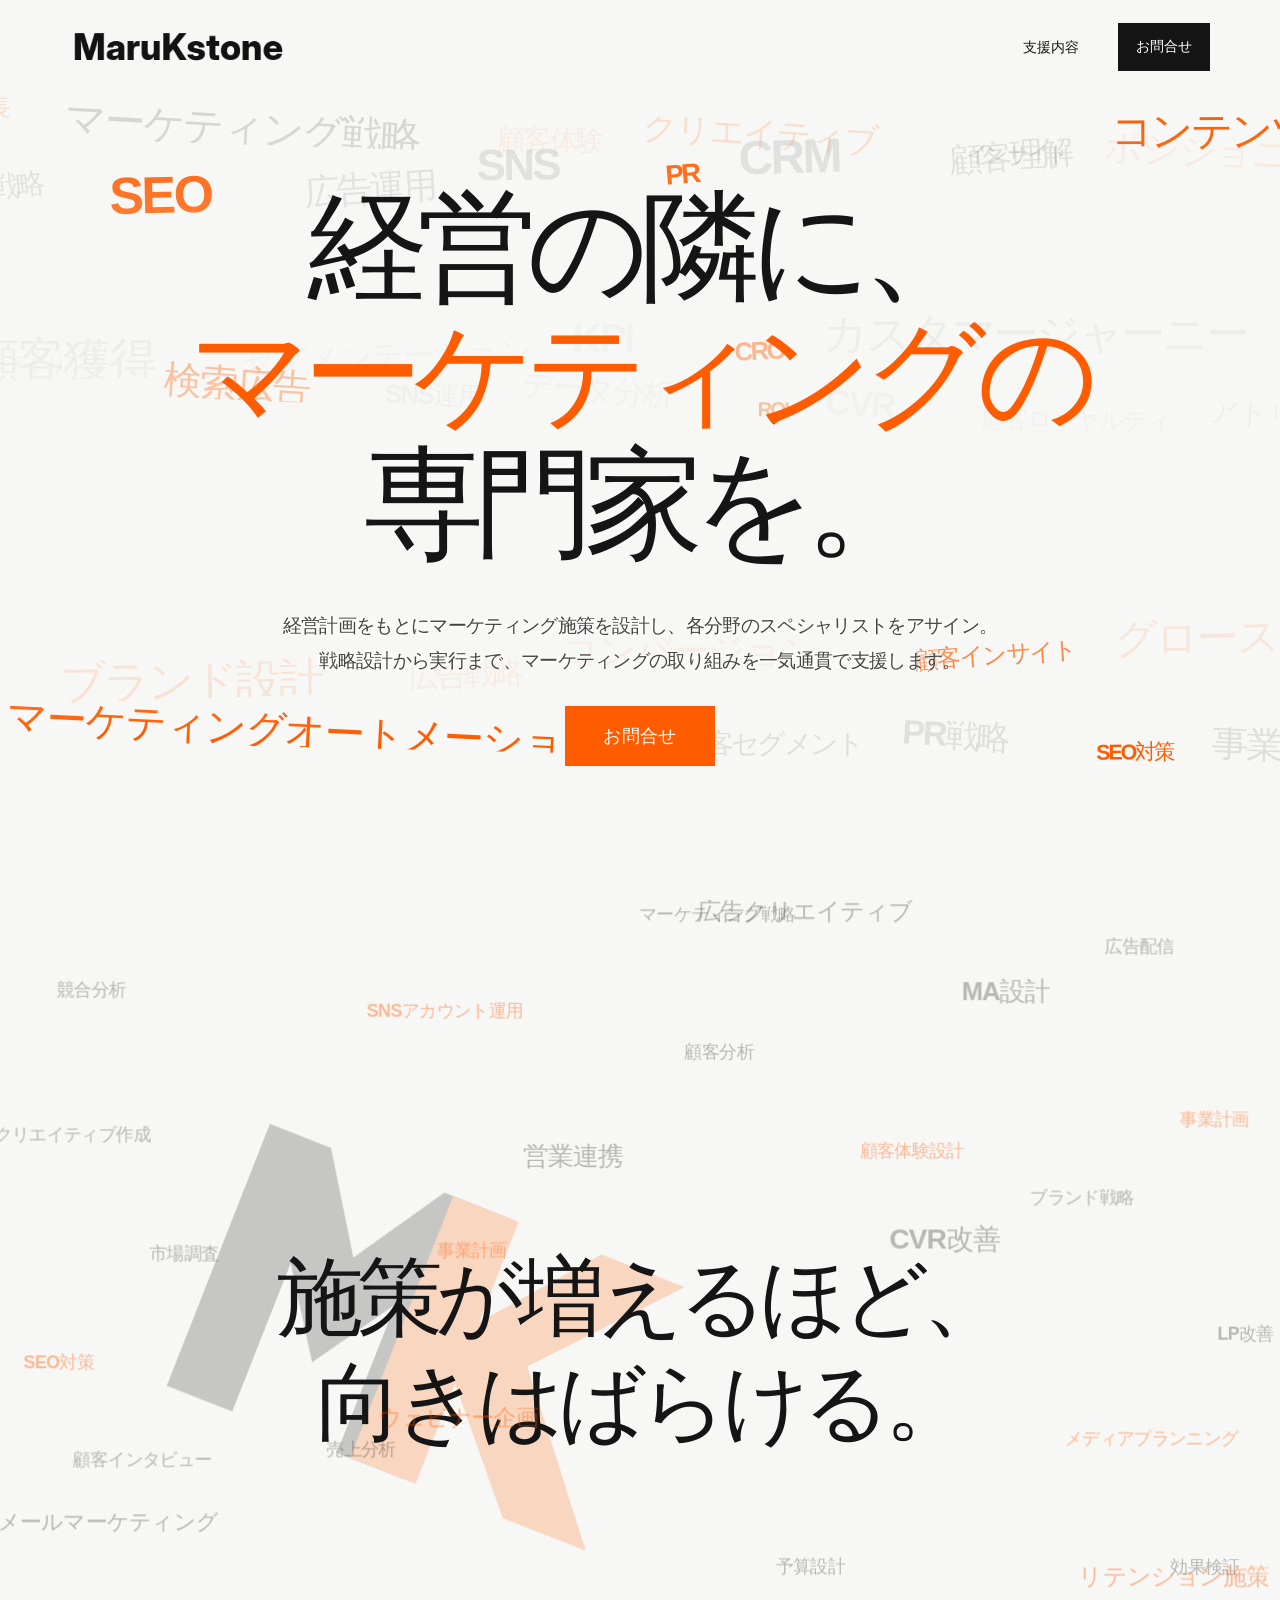
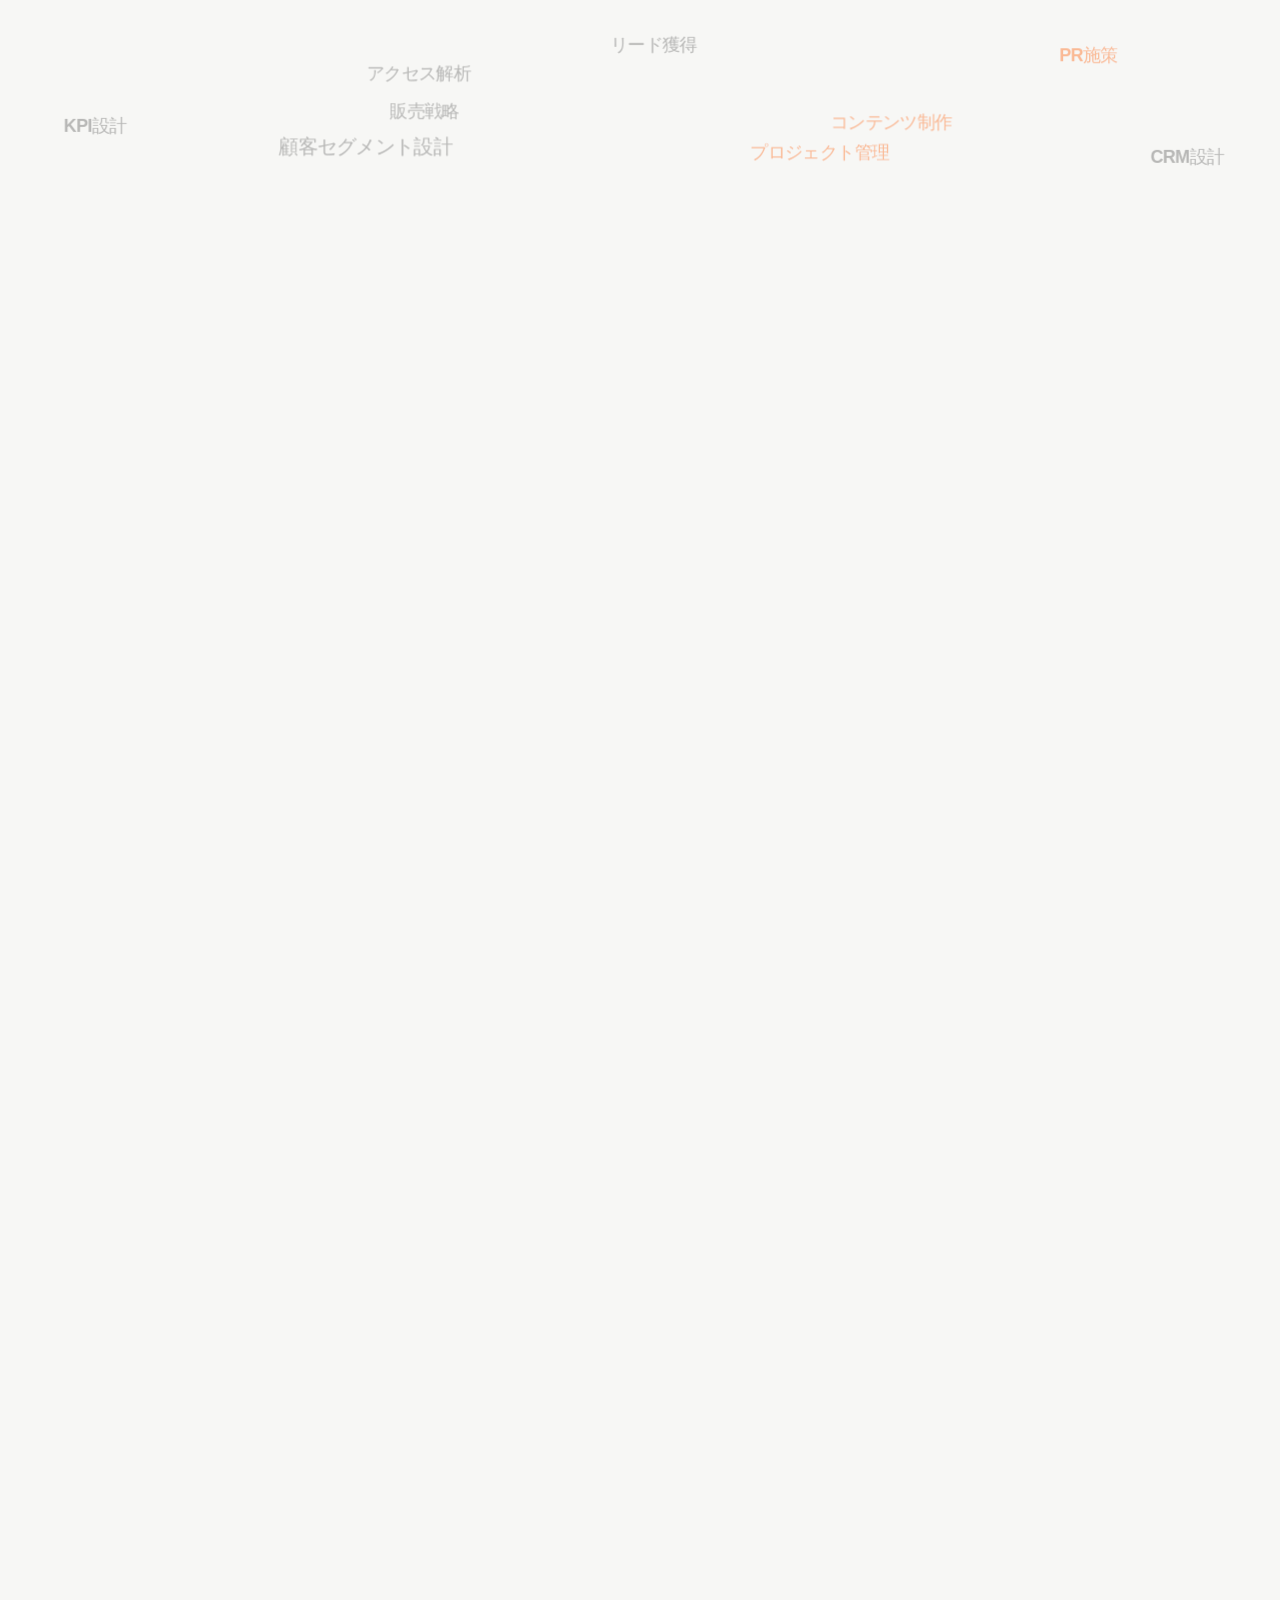
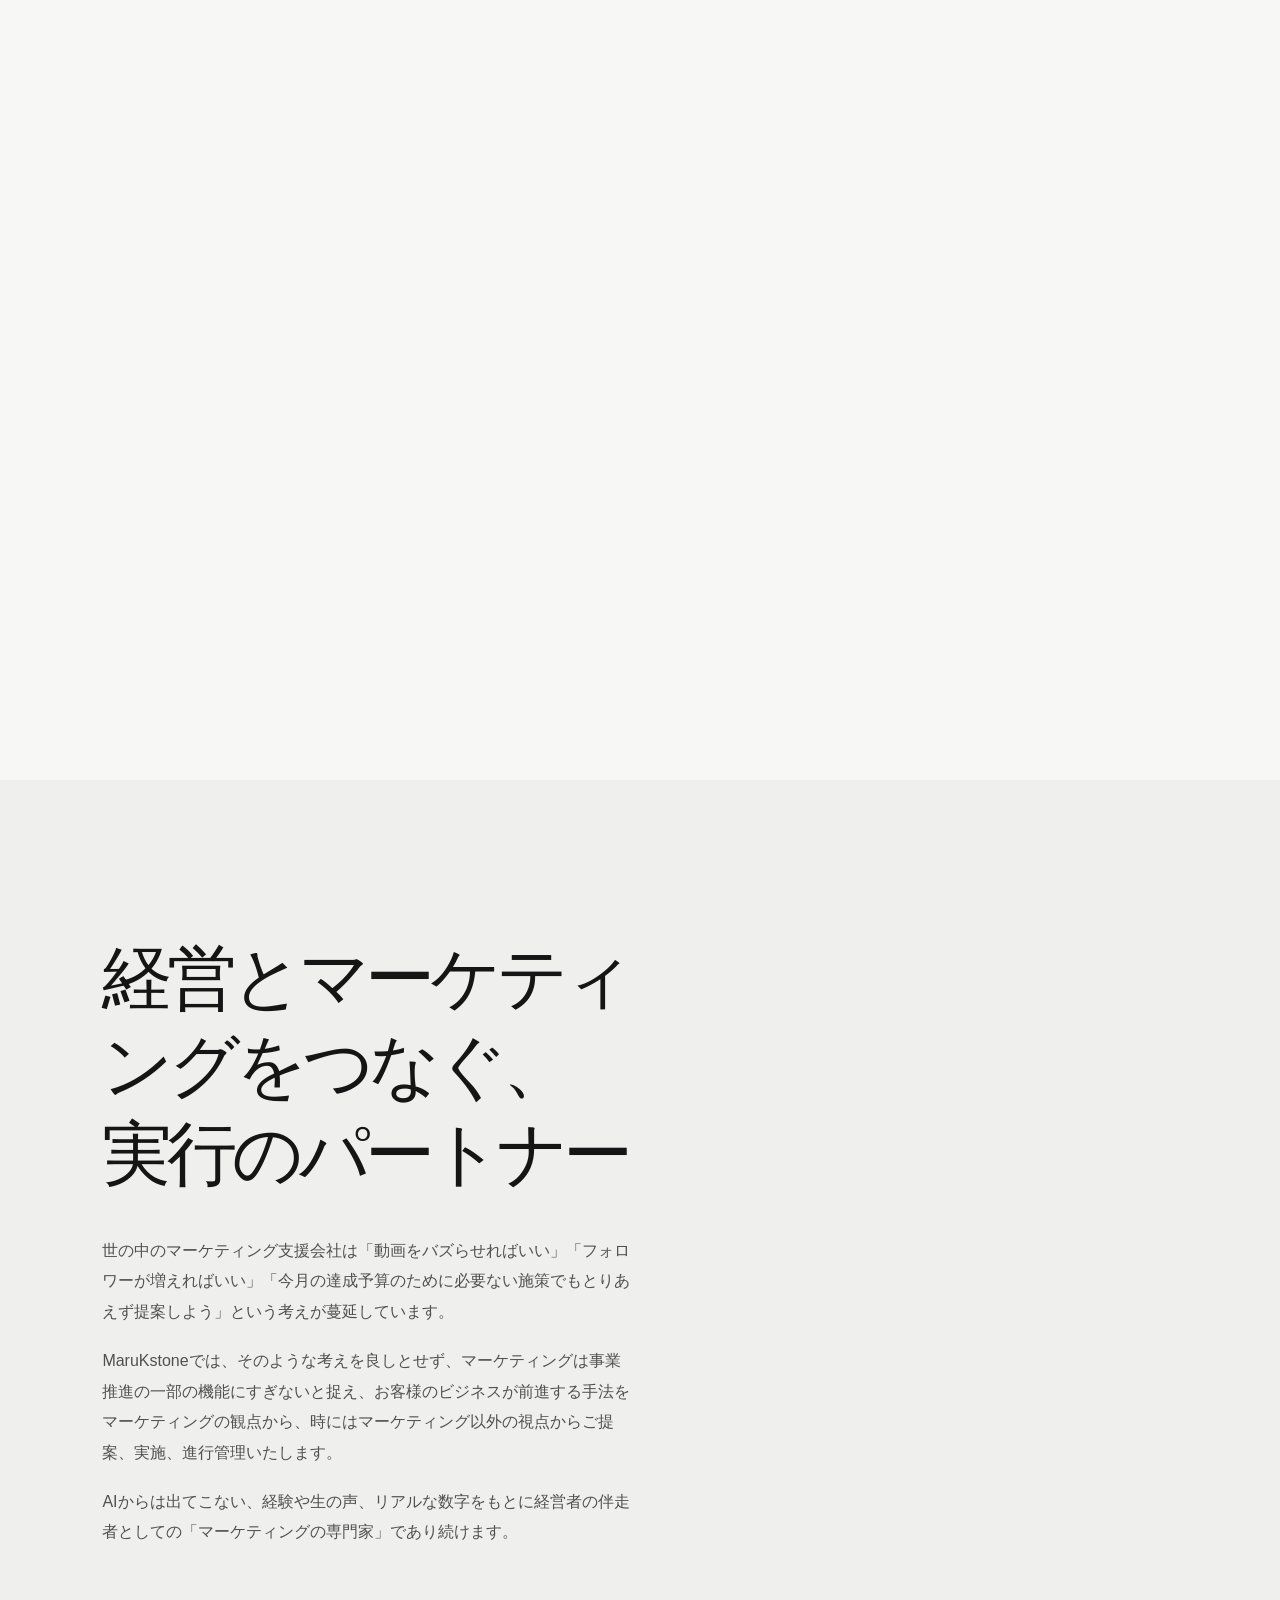
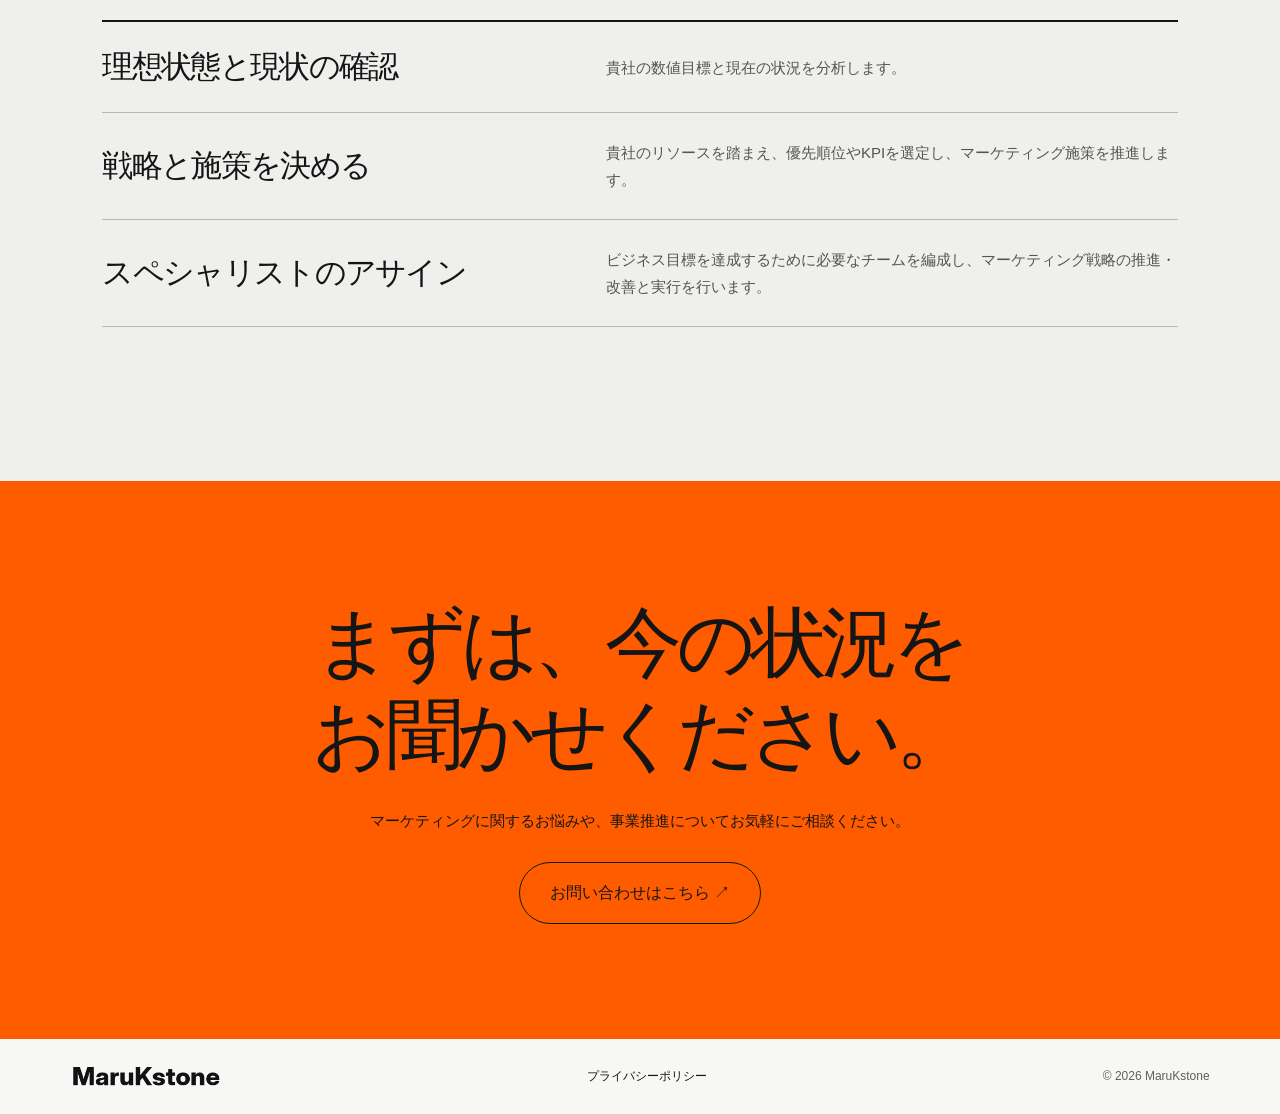
<file: index.html>
<!doctype html>
<html lang="ja">
  <head>
    <meta charset="utf-8">
    <meta name="viewport" content="width=device-width, initial-scale=1">
    <meta name="theme-color" content="#f7f7f5">
    <title>MaruKstone｜経営とマーケティングをつなぐ実行パートナー</title>
    <meta name="description" content="MaruKstoneは、経営計画を起点にマーケティング戦略を設計し、各分野のスペシャリストをアサイン。施策の選定から進行管理、実行支援まで一気通貫で伴走し、貴社の事業推進を支援します。">
    <link rel="canonical" href="https://marukstone.com/">
    <meta property="og:type" content="website">
    <meta property="og:site_name" content="MaruKstone">
    <meta property="og:title" content="MaruKstone｜経営とマーケティングをつなぐ実行パートナー">
    <meta property="og:description" content="経営計画を起点にマーケティング戦略を設計し、各分野のスペシャリストとともに事業の前進を支援します。">
    <meta property="og:url" content="https://marukstone.com/">
    <link rel="stylesheet" href="./motion-study.css">
    <script defer src="./motion-study.js"></script>
  </head>
  <body>
    <header class="site-header">
      <a class="brand" href="#top" aria-label="MaruKstone ホーム">
        <img src="./assets/marukstone-wordmark.png" alt="MaruKstone" width="235" height="50">
      </a>
      <nav aria-label="メインナビゲーション">
        <a href="#service">支援内容</a>
        
        <a class="header-cta" href="https://tayori.com/form/b89c10b19a9570cac0b47d50b870847c419b7451/" target="_blank" rel="noopener noreferrer">お問合せ</a>
      </nav>
    </header>

    <main id="top">
      <section class="hero" aria-labelledby="hero-title">
        <div class="hero-streams" aria-hidden="true">
          <div class="stream-row stream-row-one">
            <div class="stream-track"><span>ブランド戦略</span><span>SEO</span><span>広告運用</span><span>SNS</span><span>PR</span><span>CRM</span><span>顧客理解</span><span>コンテンツ</span><span>データ分析</span><span>市場調査</span><span>リード獲得</span><span>広報戦略</span><span>ブランド戦略</span><span>SEO</span><span>広告運用</span><span>SNS</span><span>PR</span><span>CRM</span><span>顧客理解</span><span>コンテンツ</span><span>データ分析</span><span>市場調査</span><span>リード獲得</span><span>広報戦略</span></div>
          </div>
          <div class="stream-row stream-row-two">
            <div class="stream-track"><span>事業成長</span><span>マーケティング戦略</span><span>顧客体験</span><span>クリエイティブ</span><span>インサイト</span><span>ポジショニング</span><span>プロモーション</span><span>オウンドメディア</span><span>MA</span><span>ブランド認知</span><span>事業成長</span><span>マーケティング戦略</span><span>顧客体験</span><span>クリエイティブ</span><span>インサイト</span><span>ポジショニング</span><span>プロモーション</span><span>オウンドメディア</span><span>MA</span><span>ブランド認知</span></div>
          </div>
          <div class="stream-row stream-row-three">
            <div class="stream-track"><span>LTV</span><span>顧客獲得</span><span>セグメンテーション</span><span>KPI</span><span>CRO</span><span>カスタマージャーニー</span><span>リテンション</span><span>競合分析</span><span>ターゲティング</span><span>LTV</span><span>顧客獲得</span><span>セグメンテーション</span><span>KPI</span><span>CRO</span><span>カスタマージャーニー</span><span>リテンション</span><span>競合分析</span><span>ターゲティング</span></div>
          </div>
          <div class="stream-row stream-row-four">
            <div class="stream-track"><span>リードナーチャリング</span><span>検索広告</span><span>SNS運用</span><span>データ分析</span><span>ROI</span><span>CVR</span><span>顧客ロイヤルティ</span><span>アトリビューション</span><span>CRM</span><span>リードナーチャリング</span><span>検索広告</span><span>SNS運用</span><span>データ分析</span><span>ROI</span><span>CVR</span><span>顧客ロイヤルティ</span><span>アトリビューション</span><span>CRM</span></div>
          </div>
          <div class="stream-row stream-row-five">
            <div class="stream-track"><span>市場分析</span><span>ブランド設計</span><span>広告戦略</span><span>コンバージョン</span><span>顧客インサイト</span><span>グロース</span><span>コンテンツマーケティング</span><span>メディアプランニング</span><span>市場分析</span><span>ブランド設計</span><span>広告戦略</span><span>コンバージョン</span><span>顧客インサイト</span><span>グロース</span><span>コンテンツマーケティング</span><span>メディアプランニング</span></div>
          </div>
          <div class="stream-row stream-row-six">
            <div class="stream-track"><span>需要創出</span><span>マーケティングオートメーション</span><span>顧客セグメント</span><span>PR戦略</span><span>SEO対策</span><span>事業戦略</span><span>パフォーマンス分析</span><span>カスタマーサクセス</span><span>需要創出</span><span>マーケティングオートメーション</span><span>顧客セグメント</span><span>PR戦略</span><span>SEO対策</span><span>事業戦略</span><span>パフォーマンス分析</span><span>カスタマーサクセス</span></div>
          </div>
        </div>
        <div class="hero-content">
          <h1 id="hero-title">
            <span>経営の隣に、</span>
            <span class="accent-line">マーケティングの</span>
            <span>専門家を。</span>
          </h1>
          <p class="hero-description">
            <span>経営計画をもとにマーケティング施策を設計し、各分野のスペシャリストをアサイン。</span>
            <span>戦略設計から実行まで、マーケティングの取り組みを一気通貫で支援します。</span>
          </p>
          <a class="hero-link" href="https://tayori.com/form/b89c10b19a9570cac0b47d50b870847c419b7451/">お問合せ</a>
        </div>
      </section>

      <section class="motion-sequence" aria-label="施策が飛び交い、再びつながる動き">
        <div class="sequence-track">
          <div class="sequence-stage">
            <div class="rotating-composition" aria-hidden="true">
              <svg class="rotating-shape" viewBox="0 0 640 640" role="presentation">

  <!-- M：現状維持 -->
  <path class="shape-dark"
    d="M55 170 H125 L190 270 L255 170 H325 V470 H250 V300 L190 390 L130 300 V470 H55 Z" />

  <!-- K：現状維持 -->
  <path class="shape-orange"
    d="M265 170 H340 V285 L435 170 H530 L405 310 L535 470 H440 L340 355 V470 H265 Z" />

  <!-- S：Kの右下の斜線の終端に重ねる -->

</svg>
            </div>

            <div class="sequence-message" aria-live="polite">
              <p class="message message-one is-active">施策が増えるほど、<br>向きはばらける。</p>
              <p class="message message-three"><span class="message-line">マーケティングを、</span><span class="message-line">事業を動かす力に。</span></p>
            </div>

            <div class="dark-wipe" aria-hidden="true"></div>
            <div class="solution-field" aria-label="マーケティングの支援ソリューション">
              <svg class="solution-connections" aria-hidden="true"></svg>
              <button type="button" class="solution-chip chip-01" aria-label="競合分析を選択">競合分析</button>
              <button type="button" class="solution-chip chip-02" aria-label="SNSアカウント運用を選択">SNSアカウント運用</button>
              <button type="button" class="solution-chip chip-03" aria-label="広告配信を選択">広告配信</button>
              <button type="button" class="solution-chip chip-04" aria-label="クリエイティブ作成を選択">クリエイティブ作成</button>
              <button type="button" class="solution-chip chip-05" aria-label="事業計画を選択">事業計画</button>
              <button type="button" class="solution-chip chip-06" aria-label="市場調査を選択">市場調査</button>
              <button type="button" class="solution-chip chip-07" aria-label="ブランド戦略を選択">ブランド戦略</button>
              <button type="button" class="solution-chip chip-08" aria-label="SEO対策を選択">SEO対策</button>
              <button type="button" class="solution-chip chip-09" aria-label="LP改善を選択">LP改善</button>
              <button type="button" class="solution-chip chip-10" aria-label="顧客インタビューを選択">顧客インタビュー</button>
              <button type="button" class="solution-chip chip-11" aria-label="メディアプランニングを選択">メディアプランニング</button>
              <button type="button" class="solution-chip chip-12" aria-label="アクセス解析を選択">アクセス解析</button>
              <button type="button" class="solution-chip chip-13" aria-label="KPI設計を選択">KPI設計</button>
              <button type="button" class="solution-chip chip-14" aria-label="コンテンツ制作を選択">コンテンツ制作</button>
              <button type="button" class="solution-chip chip-15" aria-label="CRM設計を選択">CRM設計</button>
              <button type="button" class="solution-chip chip-16" aria-label="リード獲得を選択">リード獲得</button>
              <button type="button" class="solution-chip chip-17" aria-label="PR施策を選択">PR施策</button>
              <button type="button" class="solution-chip chip-18" aria-label="マーケティング戦略を選択">マーケティング戦略</button>
              <button type="button" class="solution-chip chip-19" aria-label="顧客分析を選択">顧客分析</button>
              <button type="button" class="solution-chip chip-20" aria-label="事業計画を選択">事業計画</button>
              <button type="button" class="solution-chip chip-21" aria-label="売上分析を選択">売上分析</button>
              <button type="button" class="solution-chip chip-22" aria-label="予算設計を選択">予算設計</button>
              <button type="button" class="solution-chip chip-23" aria-label="顧客体験設計を選択">顧客体験設計</button>
              <button type="button" class="solution-chip chip-24" aria-label="販売戦略を選択">販売戦略</button>
              <button type="button" class="solution-chip chip-25" aria-label="効果検証を選択">効果検証</button>
              <button type="button" class="solution-chip chip-26" aria-label="プロジェクト管理を選択">プロジェクト管理</button>
              <button type="button" class="solution-chip chip-27" aria-label="MA設計を選択">MA設計</button>
              <button type="button" class="solution-chip chip-28" aria-label="CVR改善を選択">CVR改善</button>
              <button type="button" class="solution-chip chip-29" aria-label="ウェビナー企画を選択">ウェビナー企画</button>
              <button type="button" class="solution-chip chip-30" aria-label="メールマーケティングを選択">メールマーケティング</button>
              <button type="button" class="solution-chip chip-31" aria-label="営業連携を選択">営業連携</button>
              <button type="button" class="solution-chip chip-32" aria-label="リテンション施策を選択">リテンション施策</button>
              <button type="button" class="solution-chip chip-33" aria-label="顧客セグメント設計を選択">顧客セグメント設計</button>
              <button type="button" class="solution-chip chip-34" aria-label="広告クリエイティブを選択">広告クリエイティブ</button>
            </div>
          </div>
        </div>
      </section>

      <section class="service-section" id="service">
        <div class="service-heading">
          <div class="service-copy">
            <h2>経営とマーケティングをつなぐ、<br>実行のパートナー</h2>
            <div class="service-subcopy">
              <p>世の中のマーケティング支援会社は「動画をバズらせればいい」「フォロワーが増えればいい」「今月の達成予算のために必要ない施策でもとりあえず提案しよう」という考えが蔓延しています。</p>
              <p>MaruKstoneでは、そのような考えを良しとせず、マーケティングは事業推進の一部の機能にすぎないと捉え、お客様のビジネスが前進する手法をマーケティングの観点から、時にはマーケティング以外の視点からご提案、実施、進行管理いたします。</p>
              <p>AIからは出てこない、経験や生の声、リアルな数字をもとに経営者の伴走者としての「マーケティングの専門家」であり続けます。</p>
            </div>
          </div>
          <div class="service-portrait-space" aria-label="顔写真を配置するスペース"></div>
        </div>
        <div class="service-steps">
          <article><h3>理想状態と現状の確認</h3><p>貴社の数値目標と現在の状況を分析します。</p></article>
          <article><h3>戦略と施策を決める</h3><p>貴社のリソースを踏まえ、優先順位やKPIを選定し、マーケティング施策を推進します。</p></article>
          <article><h3>スペシャリストのアサイン</h3><p>ビジネス目標を達成するために必要なチームを編成し、マーケティング戦略の推進・改善と実行を行います。</p></article>
        </div>
      </section>

      <section class="contact-section" id="contact">
        <h2>まずは、今の状況を<br>お聞かせください。</h2>
        <p>マーケティングに関するお悩みや、事業推進についてお気軽にご相談ください。</p>
        <a class="contact-link" href="https://tayori.com/form/b89c10b19a9570cac0b47d50b870847c419b7451/" target="_blank" rel="noopener noreferrer" style="display:inline-flex;align-items:center;justify-content:center;margin-top:28px;padding:16px 30px;border:1px solid #171717;border-radius:999px;color:#171717;text-decoration:none;font-weight:700;">お問い合わせはこちら ↗</a>
      </section>
    </main>

    <footer class="site-footer">
      <a href="#top" aria-label="ページ上部へ"><img src="./assets/marukstone-wordmark.png" alt="MaruKstone" width="235" height="50"></a>
      <a href="./privacy-policy.html" style="color:inherit;text-decoration:none;font-size:12px;">プライバシーポリシー</a>
      <span>© 2026 MaruKstone</span>
    </footer>
  </body>
</html>
</file>
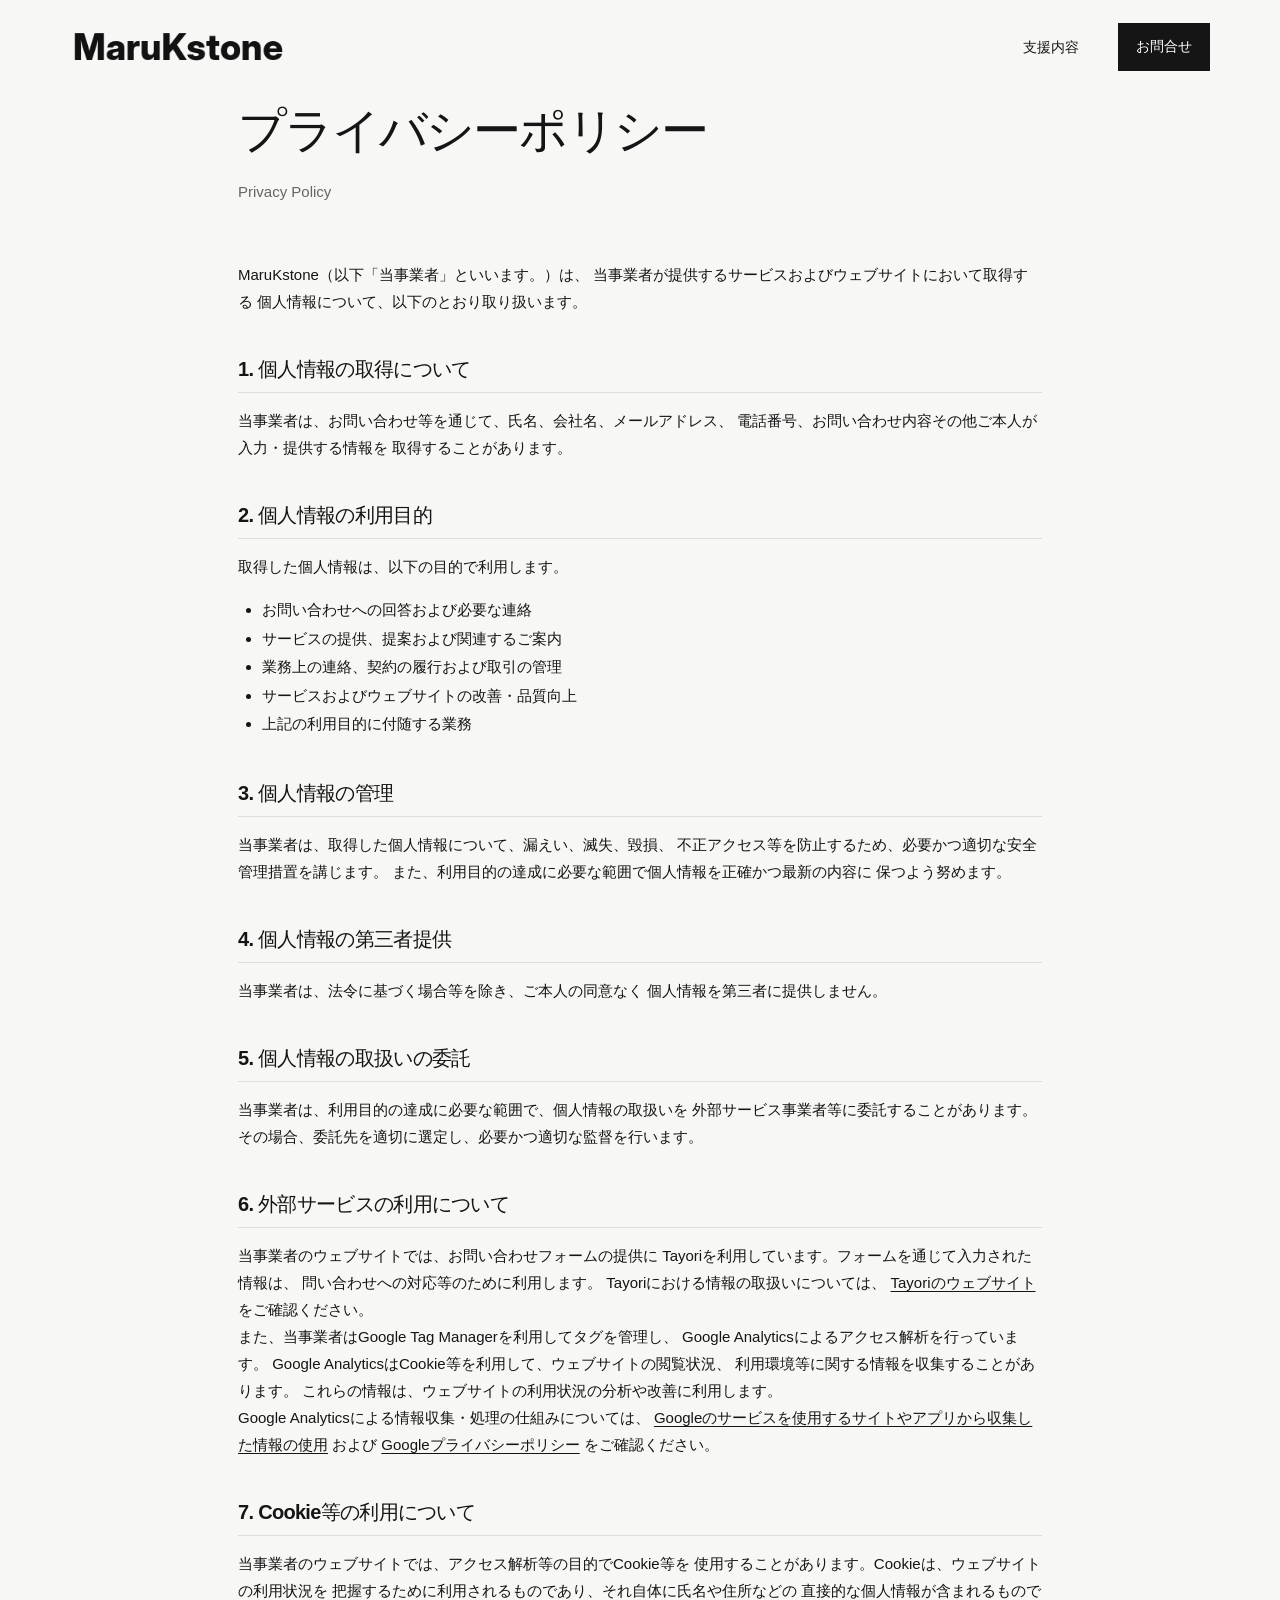
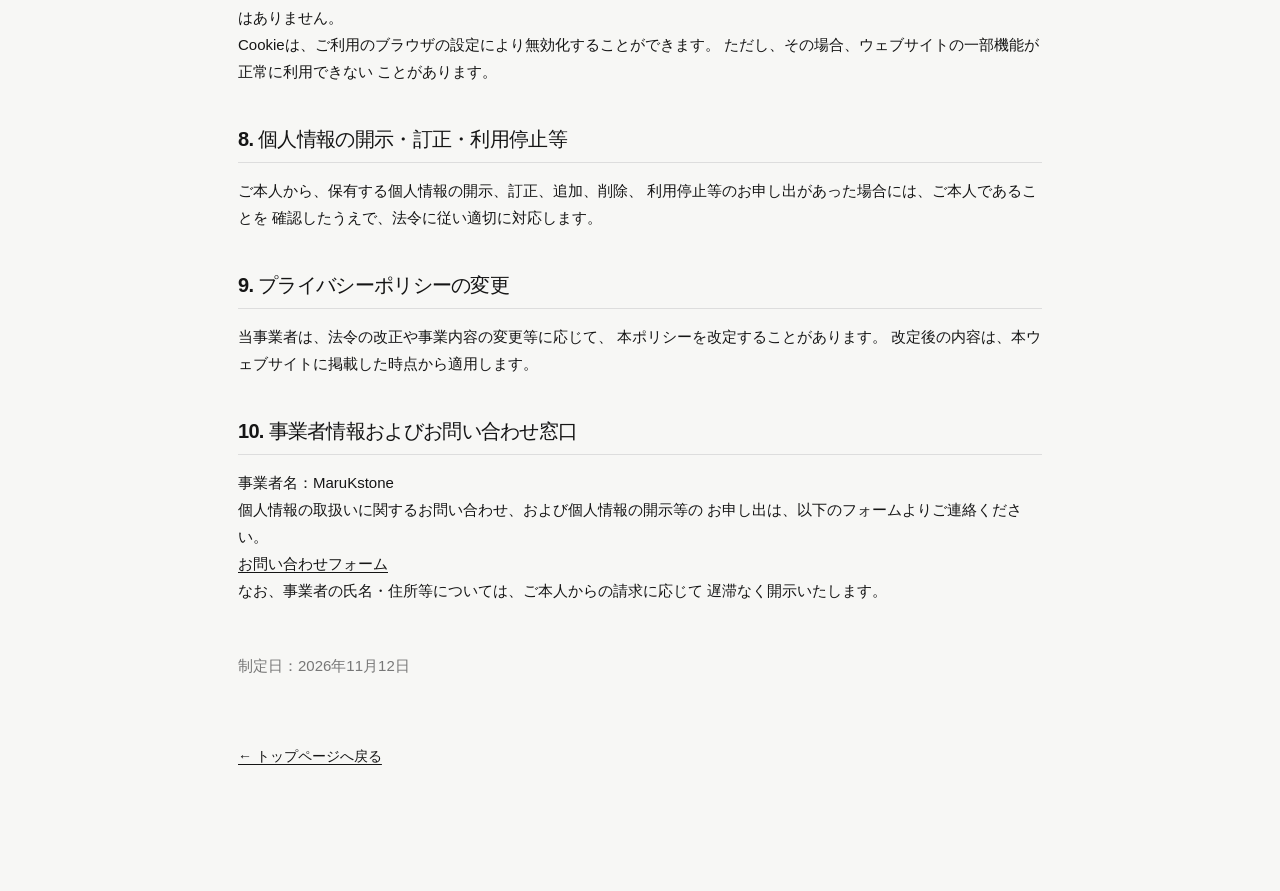
<file: privacy-policy.html>
<!DOCTYPE html>
<html lang="ja">
<head>
  <meta charset="UTF-8">
  <meta name="viewport" content="width=device-width, initial-scale=1.0">
  <meta name="description" content="MaruKstoneのプライバシーポリシーです。個人情報の取り扱いについてご案内します。">
  <title>プライバシーポリシー | MaruKstone</title>
  <link rel="stylesheet" href="motion-study.css">
  <style>
    .privacy-page {
      max-width: 860px;
      margin: 0 auto;
      padding: 100px 28px 120px;
      color: #151515;
      font-family: inherit;
      line-height: 1.9;
    }
    .privacy-page h1 {
      font-size: clamp(32px, 5vw, 48px);
      line-height: 1.3;
      margin: 0 0 16px;
      letter-spacing: -0.04em;
    }
    .privacy-page .lead {
      margin-bottom: 56px;
      color: #666;
    }
    .privacy-page h2 {
      font-size: 20px;
      margin: 42px 0 14px;
      padding-bottom: 10px;
      border-bottom: 1px solid #ddd;
    }
    .privacy-page p,
    .privacy-page li {
      font-size: 15px;
    }
    .privacy-page ul {
      padding-left: 1.5em;
    }
    .privacy-page a {
      color: #151515;
      text-underline-offset: 3px;
    }
    .privacy-back {
      display: inline-block;
      margin-top: 64px;
      font-size: 14px;
      font-weight: 600;
    }
    .privacy-date {
      margin-top: 48px;
      color: #777;
      font-size: 13px;
    }
    @media (max-width: 600px) {
      .privacy-page {
        padding: 72px 22px 88px;
      }
      .privacy-page h2 {
        font-size: 18px;
      }
      .privacy-page p,
      .privacy-page li {
        font-size: 14px;
      }
    }
  </style>
</head>
<body>

  <header class="site-header">
    <a class="brand" href="./index.html#top" aria-label="MaruKstone ホーム">
      <img src="./assets/marukstone-wordmark.png" alt="MaruKstone" width="235" height="50">
    </a>
    <nav aria-label="メインナビゲーション">
      <a href="./#service">支援内容</a>
      <a class="header-cta" href="https://tayori.com/form/b89c10b19a9570cac0b47d50b870847c419b7451/" target="_blank" rel="noopener noreferrer">お問合せ</a>
    </nav>
  </header>

  <main class="privacy-page">
    <h1>プライバシーポリシー</h1>
    <p class="lead">Privacy Policy</p>

    <p>
      MaruKstone（以下「当事業者」といいます。）は、
      当事業者が提供するサービスおよびウェブサイトにおいて取得する
      個人情報について、以下のとおり取り扱います。
    </p>

    <h2>1. 個人情報の取得について</h2>
    <p>
      当事業者は、お問い合わせ等を通じて、氏名、会社名、メールアドレス、
      電話番号、お問い合わせ内容その他ご本人が入力・提供する情報を
      取得することがあります。
    </p>

    <h2>2. 個人情報の利用目的</h2>
    <p>取得した個人情報は、以下の目的で利用します。</p>
    <ul>
      <li>お問い合わせへの回答および必要な連絡</li>
      <li>サービスの提供、提案および関連するご案内</li>
      <li>業務上の連絡、契約の履行および取引の管理</li>
      <li>サービスおよびウェブサイトの改善・品質向上</li>
      <li>上記の利用目的に付随する業務</li>
    </ul>

    <h2>3. 個人情報の管理</h2>
    <p>
      当事業者は、取得した個人情報について、漏えい、滅失、毀損、
      不正アクセス等を防止するため、必要かつ適切な安全管理措置を講じます。
      また、利用目的の達成に必要な範囲で個人情報を正確かつ最新の内容に
      保つよう努めます。
    </p>

    <h2>4. 個人情報の第三者提供</h2>
    <p>
      当事業者は、法令に基づく場合等を除き、ご本人の同意なく
      個人情報を第三者に提供しません。
    </p>

    <h2>5. 個人情報の取扱いの委託</h2>
    <p>
      当事業者は、利用目的の達成に必要な範囲で、個人情報の取扱いを
      外部サービス事業者等に委託することがあります。
      その場合、委託先を適切に選定し、必要かつ適切な監督を行います。
    </p>

    <h2>6. 外部サービスの利用について</h2>
    <p>
      当事業者のウェブサイトでは、お問い合わせフォームの提供に
      Tayoriを利用しています。フォームを通じて入力された情報は、
      問い合わせへの対応等のために利用します。
      Tayoriにおける情報の取扱いについては、
      <a href="https://tayori.com/" target="_blank" rel="noopener noreferrer">Tayoriのウェブサイト</a>
      をご確認ください。
    </p>
    <p>
      また、当事業者はGoogle Tag Managerを利用してタグを管理し、
      Google Analyticsによるアクセス解析を行っています。
      Google AnalyticsはCookie等を利用して、ウェブサイトの閲覧状況、
      利用環境等に関する情報を収集することがあります。
      これらの情報は、ウェブサイトの利用状況の分析や改善に利用します。
    </p>
    <p>
      Google Analyticsによる情報収集・処理の仕組みについては、
      <a href="https://policies.google.com/technologies/partner-sites?hl=ja"
         target="_blank" rel="noopener noreferrer">Googleのサービスを使用するサイトやアプリから収集した情報の使用</a>
      および
      <a href="https://policies.google.com/privacy?hl=ja"
         target="_blank" rel="noopener noreferrer">Googleプライバシーポリシー</a>
      をご確認ください。
    </p>

    <h2>7. Cookie等の利用について</h2>
    <p>
      当事業者のウェブサイトでは、アクセス解析等の目的でCookie等を
      使用することがあります。Cookieは、ウェブサイトの利用状況を
      把握するために利用されるものであり、それ自体に氏名や住所などの
      直接的な個人情報が含まれるものではありません。
    </p>
    <p>
      Cookieは、ご利用のブラウザの設定により無効化することができます。
      ただし、その場合、ウェブサイトの一部機能が正常に利用できない
      ことがあります。
    </p>

    <h2>8. 個人情報の開示・訂正・利用停止等</h2>
    <p>
      ご本人から、保有する個人情報の開示、訂正、追加、削除、
      利用停止等のお申し出があった場合には、ご本人であることを
      確認したうえで、法令に従い適切に対応します。
    </p>

    <h2>9. プライバシーポリシーの変更</h2>
    <p>
      当事業者は、法令の改正や事業内容の変更等に応じて、
      本ポリシーを改定することがあります。
      改定後の内容は、本ウェブサイトに掲載した時点から適用します。
    </p>

    <h2>10. 事業者情報およびお問い合わせ窓口</h2>
    <p>
      事業者名：MaruKstone
    </p>
    <p>
      個人情報の取扱いに関するお問い合わせ、および個人情報の開示等の
      お申し出は、以下のフォームよりご連絡ください。
    </p>
    <p>
      <a href="https://tayori.com/form/b89c10b19a9570cac0b47d50b870847c419b7451/"
         target="_blank" rel="noopener noreferrer">お問い合わせフォーム</a>
    </p>
    <p>
      なお、事業者の氏名・住所等については、ご本人からの請求に応じて
      遅滞なく開示いたします。
    </p>

    <p class="privacy-date">制定日：2026年11月12日</p>

    <a class="privacy-back" href="./">← トップページへ戻る</a>
  </main>
</body>
</html>
</file>
<file: motion-study.css>
:root {
  color-scheme: light;
  --paper: #f7f7f5;
  --ink: #151515;
  --muted: #5e5e5b;
  --line: #d5d5d1;
  --orange: #ff5c00;
  --dark: #151515;
  font-family: "Inter", "Hiragino Sans", "Yu Gothic", Meiryo, sans-serif;
  color: var(--ink);
  background: var(--paper);
  font-synthesis: none;
  text-rendering: optimizeLegibility;
  -webkit-font-smoothing: antialiased;
  scroll-behavior: smooth;
}

* { box-sizing: border-box; }
html { min-width: 320px; overflow-x: clip; }
body { min-width: 320px; margin: 0; }
a { color: inherit; }
img { display: block; max-width: 100%; }
h1, h2, h3, p { margin: 0; }

.site-header {
  position: fixed;
  z-index: 100;
  top: 0;
  left: 0;
  display: flex;
  width: 100%;
  min-height: 94px;
  align-items: center;
  justify-content: space-between;
  gap: 32px;
  padding: 20px clamp(24px, 5.5vw, 88px);
  background: rgba(247,247,245,.92);
  backdrop-filter: blur(12px);
  -webkit-backdrop-filter: blur(12px);
}
.brand { display: block; width: clamp(150px, 17vw, 216px); flex: 0 0 auto; }
.brand img { width: 100%; height: auto; }
.site-header nav { display: flex; align-items: center; gap: clamp(18px, 3vw, 44px); }
.site-header nav a { font-size: 14px; font-weight: 700; text-decoration: none; }
.site-header nav a:not(.header-cta):hover { color: var(--orange); }
.header-cta { display: inline-flex; min-height: 48px; align-items: center; gap: 12px; padding: 0 18px; background: var(--ink); color: #fff; }
.header-cta span { color: var(--orange); font-size: 18px; }
a:focus-visible { outline: 3px solid var(--orange); outline-offset: 4px; }

.hero {
  position: relative;
  display: grid;
  min-height: 100svh;
  overflow: clip;
  align-items: center;
  padding: 120px clamp(22px, 7vw, 112px) 72px;
  background: var(--paper);
}
.hero-streams { position: absolute; inset: 0; overflow: hidden; pointer-events: none; }
.stream-row { position: absolute; left: 0; display: flex; width: max-content; overflow: hidden; color: rgba(21, 21, 21, .11); }
.stream-row-one { top: 13%; transform: rotate(-2deg) scale(1.08); }
.stream-row-two { top: 43%; color: rgba(255, 92, 0, .13); transform: rotate(1.5deg) scale(1.08); }
.stream-row-three { top: 77%; transform: rotate(-1deg) scale(1.08); }
.stream-track { display: flex; width: max-content; align-items: center; gap: clamp(30px, 5vw, 78px); padding-right: clamp(30px, 5vw, 78px); font-size: clamp(36px, 6.8vw, 92px); font-weight: 900; letter-spacing: -.08em; line-height: 1; white-space: nowrap; animation: stream-left 42s linear infinite; }
.stream-row-two .stream-track { font-size: clamp(23px, 4.1vw, 56px); animation-name: stream-right; animation-duration: 52s; }
.stream-row-three .stream-track { font-size: clamp(28px, 5.1vw, 70px); animation-duration: 47s; }
.stream-track span:nth-child(3n + 2) { color: var(--orange); }
.stream-row-two .stream-track span:nth-child(3n + 2) { color: rgba(21, 21, 21, .15); }
.hero-content { position: relative; z-index: 2; width: min(100%, 1160px); margin-inline: auto; text-align: center; }
.hero h1 {
  font-size: clamp(54px, 9.4vw, 136px);
  font-weight: 900;
  letter-spacing: -.085em;
  line-height: 1.07;
  text-wrap: balance;
}
.hero h1 span { display: block; overflow: hidden; animation: title-arrive .9s cubic-bezier(.16,.82,.23,1) both; }
.hero h1 span:nth-child(2) { animation-delay: .14s; }
.hero h1 span:nth-child(3) { animation-delay: .28s; }
.hero h1 .accent-line { color: var(--orange); }
.hero-description { display: grid; gap: 3px; margin: clamp(24px, 3.3vw, 44px) auto 0; color: #454541; font-size: clamp(15px, 1.45vw, 19px); font-weight: 600; line-height: 1.85; }
.hero-description span { display: block; }
.hero-link { display: inline-flex; min-height: 54px; align-items: center; gap: 20px; margin-top: 30px; padding: 0 20px; background: var(--orange); color: #111; font-size: 14px; font-weight: 800; text-decoration: none; transition: transform 220ms cubic-bezier(.2,.8,.2,1); }
.hero-link:hover { transform: translateY(-3px); }
.hero-link span { font-size: 18px; }

@keyframes stream-left { from { transform: translateX(0); } to { transform: translateX(-50%); } }
@keyframes stream-right { from { transform: translateX(-50%); } to { transform: translateX(0); } }
@keyframes title-arrive {
  from { clip-path: inset(100% 0 0); transform: translateY(16%); }
  to { clip-path: inset(0); transform: translateY(0); }
}

.sequence-track { position: relative; height: 520svh; background: var(--paper); }
.sequence-stage {
  --rotation: 0deg;
  --shape-scale: .86;
  --wipe-edge: 0%;
  position: sticky;
  top: 0;
  display: grid;
  height: 100svh;
  overflow: clip;
  place-items: center;
  isolation: isolate;
  background: var(--paper);
}
.rotating-composition { position: absolute; z-index: 1; top: 50%; left: 35%; width: min(48vw, 640px); aspect-ratio: 1; opacity: .22; pointer-events: none; transform: translate(-50%, -50%) rotate(var(--rotation)) scale(var(--shape-scale)); transform-origin: center; will-change: transform; }
.rotating-shape { width: 100%; height: 100%; overflow: visible; }
.shape-dark { fill: var(--ink); }
.shape-orange { fill: var(--orange); }
.shape-gray { fill: #c9c9c5; }
.sequence-message { position: relative; z-index: 1; width: min(88%, 1100px); height: 100%; text-align: center; }
.message { position: absolute; inset: 50% auto auto 50%; z-index: 3; width: 100%; color: var(--ink); font-size: clamp(36px, 6.7vw, 92px); font-weight: 850; letter-spacing: -.075em; line-height: 1.22; opacity: 0; transform: translate(-50%, calc(-50% + 18px)); transition: opacity 380ms ease, transform 480ms cubic-bezier(.2,.75,.25,1); }
.message.is-active { opacity: 1; transform: translate(-50%, -50%); }
.message-three { color: #fff; }
.message-three { opacity: 0; }
.dark-wipe { position: absolute; z-index: 2; inset: 0; background: var(--dark); clip-path: polygon(0 0, var(--wipe-edge) 0, calc(var(--wipe-edge) - 16vw) 100%, 0 100%); pointer-events: none; will-change: clip-path; }
.sequence-stage.is-dark { background: var(--dark); }
.sequence-stage.is-wiping { background: var(--paper); }
.sequence-stage.is-dark .rotating-composition { visibility: hidden; }
.sequence-stage.is-wiping .rotating-composition { visibility: visible; }
.sequence-stage.is-dark .sequence-message { z-index: 4; visibility: visible; }
.sequence-stage.is-dark .message-three { visibility: hidden; }
.sequence-stage.is-message .message-three { visibility: visible; opacity: 1; }
.sequence-stage.is-message .solution-field { opacity: 1; }
.sequence-stage.is-dark .solution-field { background: var(--dark); }
.sequence-stage.is-dark .solution-chip { color: rgba(255,255,255,.64); }
.sequence-stage.is-message .solution-chip { color: rgba(255,255,255,.64); }


.service-section { padding: clamp(92px, 12vw, 160px) clamp(24px, 8vw, 128px); background: #efefed; }
.service-heading { display: grid; grid-template-columns: minmax(0, 1.1fr) minmax(280px, .9fr); align-items: end; gap: 7vw; margin-bottom: 72px; }
.service-heading h2 { font-size: clamp(38px, 5.5vw, 76px); font-weight: 850; letter-spacing: -.075em; line-height: 1.25; }
.service-heading p { max-width: 560px; color: #50504d; font-size: 16px; line-height: 1.9; }
.service-steps { border-top: 2px solid var(--ink); }
.service-steps article { display: grid; grid-template-columns: minmax(260px, .9fr) minmax(260px, 1.1fr); gap: 36px; align-items: center; padding: 26px 0; border-bottom: 1px solid #b8b8b4; }
.service-steps h3 { font-size: clamp(21px, 2.4vw, 31px); font-weight: 800; letter-spacing: -.055em; }
.service-steps p { color: #545450; font-size: 15px; line-height: 1.8; }
.contact-section { display: flex; min-height: 62svh; flex-direction: column; align-items: center; justify-content: center; padding: 90px 24px; background: var(--orange); text-align: center; }
.contact-section h2 { font-size: clamp(40px, 6vw, 82px); font-weight: 850; letter-spacing: -.075em; line-height: 1.2; }
.contact-section p { max-width: 620px; margin-top: 26px; font-size: 15px; font-weight: 550; line-height: 1.8; }
.site-footer { display: flex; align-items: center; justify-content: space-between; gap: 24px; padding: 26px clamp(24px, 5.5vw, 88px); background: var(--paper); }
.site-footer a { width: 152px; }
.site-footer img { width: 100%; height: auto; }
.site-footer span { color: #5f5f5b; font-size: 12px; }

@media (max-width: 760px) {
  .site-header { min-height: 76px; gap: 18px; padding: 16px 20px; }
  .brand { width: 142px; }
  .site-header nav { gap: 14px; }
  .site-header nav a { font-size: 11px; }
  .header-cta { min-height: 40px; gap: 6px; padding-inline: 10px; }
  .hero { padding-inline: 20px; }
  .hero h1 { font-size: clamp(42px, 10.5vw, 78px); }
  .hero-description { max-width: 560px; font-size: 14px; }
  .stream-row-one { top: 18%; }
  .stream-row-two { top: 45%; }
  .stream-row-three { top: 76%; }
  .stream-track { gap: 28px; font-size: clamp(34px, 8vw, 62px); }
  .stream-row-two .stream-track { font-size: clamp(22px, 5vw, 38px); }
  .stream-row-three .stream-track { font-size: clamp(26px, 6vw, 46px); }
  .sequence-track { height: 360svh; }
  .rotating-composition { left: 50%; width: 72vw; opacity: .15; }
  .sequence-message { width: calc(100% - 36px); }
  .message { font-size: clamp(34px, 8vw, 58px); }
  .service-section { padding: 90px 24px; }
  .service-heading { grid-template-columns: 1fr; gap: 22px; margin-bottom: 48px; }
  .service-heading h2 { font-size: clamp(36px, 8.5vw, 58px); }
  .service-steps article { grid-template-columns: 1fr; gap: 8px; padding: 22px 0; }
}

@media (max-width: 430px) {
  .site-header { align-items: flex-start; }
  .brand { width: 116px; margin-top: 6px; }
  .site-header nav { gap: 9px; }
  .site-header nav a { font-size: 10px; }
  .header-cta { min-height: 34px; padding-inline: 7px; }
  .hero { min-height: 88svh; padding-top: 102px; padding-bottom: 82px; }
  .hero h1 { font-size: clamp(38px, 10.2vw, 46px); line-height: 1.17; }
  .hero-description { font-size: 13px; }
  .hero-description span:first-child { max-width: 350px; margin-inline: auto; }
  .hero-link { min-height: 48px; font-size: 12px; }
}

@media (prefers-reduced-motion: reduce) {
  :root { scroll-behavior: auto; }
  *, *::before, *::after { animation-duration: .01ms !important; animation-iteration-count: 1 !important; scroll-behavior: auto !important; transition-duration: .01ms !important; }
  .stream-track { animation: none !important; }
  .hero h1 span { clip-path: none; transform: none; }
  .sequence-track { height: auto; }
  .sequence-stage { position: relative; min-height: 560px; }
  .rotating-composition, .dark-wipe { display: none; }
  .message { position: relative; inset: auto; display: none; opacity: 1; transform: none; }
  .message-one { display: block; }
}


/* Randomized, smaller hero word field — headline typography remains unchanged. */
.hero-streams {
  -webkit-mask-image: linear-gradient(to bottom, #000 0%, #000 12%, rgba(0,0,0,.8) 24%, rgba(0,0,0,.35) 43%, rgba(0,0,0,.45) 61%, #000 82%, #000 100%);
  mask-image: linear-gradient(to bottom, #000 0%, #000 12%, rgba(0,0,0,.8) 24%, rgba(0,0,0,.35) 43%, rgba(0,0,0,.45) 61%, #000 82%, #000 100%);
}
.stream-row { left: -3%; }
.stream-row-one { top: 5%; transform: rotate(-3.4deg) scale(1.03); color: rgba(21,21,21,.105); }
.stream-row-two { top: 22%; transform: rotate(2.1deg) scale(1.04); color: rgba(255,92,0,.075); }
.stream-row-three { top: 36%; transform: rotate(-1.3deg) scale(1.02); color: rgba(21,21,21,.055); }
.stream-row-four { top: 54%; transform: rotate(2.8deg) scale(1.05); color: rgba(21,21,21,.065); }
.stream-row-five { top: 72%; transform: rotate(-2.4deg) scale(1.03); color: rgba(255,92,0,.09); }
.stream-row-six { top: 89%; transform: rotate(1.6deg) scale(1.04); color: rgba(21,21,21,.10); }
.stream-track {
  gap: clamp(20px, 3.2vw, 52px);
  font-size: clamp(19px, 3.05vw, 46px);
  letter-spacing: -.065em;
  animation-duration: 58s;
}
.stream-row-two .stream-track { font-size: clamp(17px, 2.45vw, 36px); animation-name: stream-right; animation-duration: 67s; }
.stream-row-three .stream-track { font-size: clamp(20px, 2.8vw, 42px); animation-duration: 49s; }
.stream-row-four .stream-track { font-size: clamp(16px, 2.25vw, 34px); animation-name: stream-right; animation-duration: 73s; }
.stream-row-five .stream-track { font-size: clamp(19px, 2.7vw, 40px); animation-duration: 63s; }
.stream-row-six .stream-track { font-size: clamp(16px, 2.35vw, 35px); animation-name: stream-right; animation-duration: 55s; }
/* Small irregularities keep the field from reading as a neat typographic grid. */
.stream-track span:nth-child(5n + 1) { transform: translateY(-.13em) rotate(-2deg); }
.stream-track span:nth-child(7n + 3) { transform: translateY(.17em) rotate(1.5deg); }
.stream-track span:nth-child(9n + 4) { font-size: 1.12em; }
.stream-track span:nth-child(11n + 6) { font-size: .78em; }
.stream-row-two .stream-track span:nth-child(3n + 1),
.stream-row-five .stream-track span:nth-child(4n + 2) { color: rgba(255,92,0,.16); }
.stream-row-three .stream-track span:nth-child(4n + 2),
.stream-row-four .stream-track span:nth-child(5n + 3) { color: rgba(21,21,21,.10); }
@media (max-width: 760px) {
  .stream-row-one { top: 8%; }
  .stream-row-two { top: 22%; }
  .stream-row-three { top: 34%; }
  .stream-row-four { top: 56%; }
  .stream-row-five { top: 73%; }
  .stream-row-six { top: 88%; }
  .stream-track { gap: 22px; font-size: clamp(17px, 5vw, 28px); }
  .stream-row-two .stream-track { font-size: clamp(15px, 4.2vw, 24px); }
  .stream-row-three .stream-track { font-size: clamp(17px, 4.6vw, 27px); }
  .stream-row-four .stream-track { font-size: clamp(14px, 3.8vw, 22px); }
  .stream-row-five .stream-track { font-size: clamp(16px, 4.4vw, 26px); }
  .stream-row-six .stream-track { font-size: clamp(14px, 3.9vw, 23px); }
}

/* More organic word scatter: uneven spacing, varied scale and individual baselines. */
.stream-row-one { top: 7%; transform: rotate(-2.7deg) scale(1.04); }
.stream-row-two { top: 19%; transform: rotate(1.8deg) scale(1.02); }
.stream-row-three { top: 33%; transform: rotate(-1deg) scale(1.05); }
.stream-row-four { top: 47%; transform: rotate(2.4deg) scale(1.04); }
.stream-row-five { top: 65%; transform: rotate(-2deg) scale(1.03); }
.stream-row-six { top: 83%; transform: rotate(1.3deg) scale(1.05); }
.stream-track { gap: clamp(12px, 1.9vw, 32px); }
.stream-track span { display: inline-block; flex: 0 0 auto; }
.stream-track span:nth-child(8n + 1) { font-size: .72em; margin-inline: .35em 1.2em; transform: translateY(-.28em) rotate(-3deg); }
.stream-track span:nth-child(8n + 2) { font-size: 1.28em; margin-inline: .1em .75em; transform: translateY(.12em) rotate(1.5deg); }
.stream-track span:nth-child(8n + 3) { font-size: .88em; margin-inline: .8em .25em; transform: translateY(.24em) rotate(-1deg); }
.stream-track span:nth-child(8n + 4) { font-size: 1.08em; margin-inline: .2em 1.5em; transform: translateY(-.18em) rotate(2deg); }
.stream-track span:nth-child(8n + 5) { font-size: .68em; margin-inline: .55em .4em; transform: translateY(.32em) rotate(-2deg); }
.stream-track span:nth-child(8n + 6) { font-size: 1.18em; margin-inline: .1em 1.05em; transform: translateY(-.08em) rotate(1deg); }
.stream-track span:nth-child(8n + 7) { font-size: .82em; margin-inline: 1em .15em; transform: translateY(.18em) rotate(-1.5deg); }
.stream-track span:nth-child(8n) { font-size: 1.02em; margin-inline: .25em .9em; transform: translateY(-.22em) rotate(2.5deg); }
/* Keep the middle filled, but preserve the headline as the highest-contrast layer. */
.stream-row-three .stream-track,
.stream-row-four .stream-track,
.stream-row-five .stream-track { opacity: .92; }
.stream-row-four { color: rgba(21,21,21,.075); }
.stream-row-five { color: rgba(255,92,0,.085); }
@media (max-width: 760px) {
  .stream-row-one { top: 8%; }
  .stream-row-two { top: 20%; }
  .stream-row-three { top: 33%; }
  .stream-row-four { top: 49%; }
  .stream-row-five { top: 66%; }
  .stream-row-six { top: 84%; }
  .stream-track { gap: 12px; }
}


/* Floating solution words appear with the final dark message. */
.solution-field {
  position: absolute;
  z-index: 3;
  inset: 0;
  overflow: hidden;
  background: var(--dark);
  opacity: 0;
  visibility: hidden;
  pointer-events: none;
  transition: opacity 700ms ease, visibility 0s linear 700ms;
}
.sequence-stage.is-dark .solution-field {
  opacity: 1;
  visibility: visible;
  pointer-events: auto;
  transition-delay: 0s;
}
.solution-chip {
  --mx: 0px;
  --my: 0px;
  --pop: 1;
  --glow: 0;
  position: absolute;
  display: block;
  max-width: 90vw;
  padding: .32em .56em .4em;
  border: 1px solid rgba(255,255,255,.16);
  border-radius: 999px;
  color: rgba(255,255,255,.76);
  background: rgba(255,255,255,.035);
  font-size: clamp(13px, 1.35vw, 20px);
  font-weight: 650;
  letter-spacing: -.035em;
  white-space: nowrap;
  box-shadow: 0 0 calc(var(--glow) * 28px) rgba(255,92,0, calc(var(--glow) * .72));
  transform: translate(var(--mx), var(--my)) scale(var(--pop));
  transition: transform 380ms cubic-bezier(.2,1.5,.35,1), color 260ms ease, border-color 260ms ease, background 260ms ease, box-shadow 260ms ease;
  animation: solution-float var(--duration, 7s) ease-in-out var(--delay, 0s) infinite alternate;
  will-change: transform;
}
.solution-chip::before {
  content: "";
  position: absolute;
  inset: -1px;
  border: 1px solid rgba(255,92,0, calc(var(--glow) * .9));
  border-radius: inherit;
  opacity: var(--glow);
  pointer-events: none;
}
.solution-chip.is-near {
  color: #fff;
  border-color: rgba(255,92,0,.9);
  background: rgba(255,92,0,.13);
}
/* Words are scattered at irregular positions and vary in scale. */
.chip-01 { top: 9%; left: 7%; --duration: 7.1s; --delay: -.8s; font-size: clamp(22px, 2.4vw, 34px); }
.chip-02 { top: 15%; left: 31%; --duration: 8.1s; --delay: -3s; font-size: clamp(17px, 1.7vw, 24px); }
.chip-03 { top: 7%; right: 11%; --duration: 7.4s; --delay: -2s; color: var(--orange); font-size: clamp(24px, 2.6vw, 38px); }
.chip-04 { top: 28%; left: 3%; --duration: 7.8s; --delay: -4s; font-size: clamp(20px, 2.1vw, 30px); }
.chip-05 { top: 23%; right: 7%; --duration: 6.4s; --delay: -1s; font-size: clamp(25px, 2.8vw, 40px); }
.chip-06 { top: 37%; left: 17%; --duration: 8.5s; --delay: -5s; font-size: clamp(16px, 1.65vw, 24px); }
.chip-07 { top: 34%; right: 14%; --duration: 7s; --delay: -2.5s; color: rgba(255,92,0,.9); font-size: clamp(23px, 2.4vw, 35px); }
.chip-08 { top: 50%; left: 5%; --duration: 7.2s; --delay: -1.4s; font-size: clamp(22px, 2.2vw, 32px); }
.chip-09 { top: 46%; right: 4%; --duration: 8s; --delay: -3.6s; font-size: clamp(17px, 1.7vw, 25px); }
.chip-10 { top: 62%; left: 10%; --duration: 6.7s; --delay: -4.5s; font-size: clamp(17px, 1.8vw, 26px); }
.chip-11 { top: 60%; right: 8%; --duration: 8.2s; --delay: -2.3s; font-size: clamp(19px, 2vw, 29px); }
.chip-12 { bottom: 20%; left: 31%; --duration: 7.6s; --delay: -5.2s; color: var(--orange); font-size: clamp(20px, 2vw, 29px); }
.chip-13 { bottom: 9%; left: 7%; --duration: 6.9s; --delay: -1.8s; font-size: clamp(25px, 2.7vw, 39px); }
.chip-14 { bottom: 12%; right: 27%; --duration: 8.4s; --delay: -3.3s; font-size: clamp(17px, 1.8vw, 26px); }
.chip-15 { bottom: 8%; right: 6%; --duration: 7.1s; --delay: -2.7s; font-size: clamp(24px, 2.5vw, 36px); }
.chip-16 { top: 75%; left: 46%; --duration: 7.9s; --delay: -4.1s; font-size: clamp(16px, 1.7vw, 24px); }
.chip-17 { top: 80%; right: 17%; --duration: 6.6s; --delay: -1.1s; color: rgba(255,92,0,.92); font-size: clamp(22px, 2.3vw, 33px); }
.chip-18 { top: 8%; left: 49%; --duration: 8.7s; --delay: -6s; font-size: clamp(16px, 1.7vw, 24px); }
.chip-19 { top: 20%; left: 52%; --duration: 7.5s; --delay: -2.2s; font-size: clamp(20px, 2.1vw, 30px); }
.chip-20 { top: 42%; left: 37%; --duration: 8.4s; --delay: -4.7s; color: var(--orange); font-size: clamp(22px, 2.5vw, 36px); }
.chip-21 { top: 56%; left: 29%; --duration: 7.7s; --delay: -1.6s; font-size: clamp(18px, 1.9vw, 27px); }
.chip-22 { top: 68%; left: 57%; --duration: 6.8s; --delay: -3.7s; font-size: clamp(17px, 1.8vw, 26px); }
.chip-23 { top: 31%; left: 63%; --duration: 8.2s; --delay: -5.1s; font-size: clamp(18px, 1.9vw, 27px); }
.chip-24 { top: 83%; left: 34%; --duration: 7.3s; --delay: -2.9s; color: var(--orange); font-size: clamp(20px, 2.1vw, 30px); }
.chip-25 { top: 70%; right: 5%; --duration: 8.5s; --delay: -4.3s; font-size: clamp(18px, 1.9vw, 27px); }
.chip-26 { top: 90%; left: 56%; --duration: 7.9s; --delay: -1.3s; font-size: clamp(16px, 1.7vw, 24px); }
@keyframes solution-float {
  from { margin-top: -7px; }
  to { margin-top: 9px; }
}
.sequence-stage.is-dark .message-three { z-index: 5; text-shadow: 0 2px 24px rgba(0,0,0,.28); }
@media (max-width: 760px) {
  .solution-chip { padding: .3em .48em .36em; font-size: 12px; }
  .chip-02 { left: 28%; }
  .chip-04 { top: 25%; left: 2%; }
  .chip-05 { right: 2%; }
  .chip-07 { right: 3%; }
  .chip-10 { left: 3%; }
  .chip-11 { right: 2%; }
  .chip-14 { right: 20%; }
  .chip-16 { left: 42%; }
  .chip-19 { left: 48%; top: 19%; }
  .chip-20 { left: 35%; top: 43%; }
  .chip-21 { left: 27%; top: 56%; }
  .chip-22 { left: 54%; top: 68%; }
  .chip-23 { left: 59%; top: 31%; }
  .chip-24 { left: 31%; top: 83%; }
  .chip-25 { right: 3%; top: 71%; }
  .chip-26 { left: 52%; top: 89%; }
}
@media (prefers-reduced-motion: reduce) {
  .solution-chip { animation: none !important; transition: none !important; }
}

/* Narrative motion: solutions begin near the center, disperse with the rotating shape,
   then form a quiet organic network on the dark message. */
.solution-field {
  background: transparent;
  opacity: 1;
  visibility: visible;
  pointer-events: none;
  transition: none;
}
.solution-connections {
  position: absolute;
  inset: 0;
  width: 100%;
  height: 100%;
  overflow: visible;
  pointer-events: none;
  opacity: 0;
  transition: opacity 700ms ease;
}
.sequence-stage.is-dark .solution-connections { opacity: .82; }
.solution-link {
  fill: none;
  stroke: rgba(255,255,255,.13);
  stroke-width: 1.1;
  stroke-linecap: round;
  transition: stroke .35s ease, stroke-width .35s ease, opacity .35s ease;
}
.solution-link.is-lit {
  stroke: rgba(255,91,0,.95);
  stroke-width: 2.2;
  filter: drop-shadow(0 0 5px rgba(255,91,0,.8));
}
.solution-chip {
  --mx: 0px;
  --my: 0px;
  --pop: 1;
  --glow: 0;
  --travel-x: 0px;
  --travel-y: 0px;
  position: absolute;
  display: block;
  max-width: 90vw;
  padding: 0;
  border: 0;
  border-radius: 0;
  appearance: none;
  color: rgba(20,20,20,.42);
  background: transparent;
  font: inherit;
  font-size: clamp(14px, 1.4vw, 21px);
  font-weight: 650;
  letter-spacing: -.035em;
  line-height: 1.25;
  white-space: nowrap;
  cursor: pointer;
  text-shadow: 0 0 calc(var(--glow) * 22px) rgba(255,92,0, calc(var(--glow) * .9));
  transform: translate(calc(var(--travel-x) + var(--mx)), calc(var(--travel-y) + var(--my))) scale(var(--pop));
  transition: color 300ms ease, text-shadow 300ms ease, transform 380ms cubic-bezier(.2,1.5,.35,1);
  animation: solution-float var(--duration, 7s) ease-in-out var(--delay, 0s) infinite alternate;
  will-change: transform;
  pointer-events: none;
}
.solution-chip:focus-visible { outline: 1px solid var(--orange); outline-offset: 5px; }
.sequence-stage.is-dark .solution-chip {
  color: rgba(255,255,255,.64);
  pointer-events: auto;
}
.sequence-stage.is-dark .solution-chip:nth-of-type(3n) { color: rgba(255,92,0,.94); }
.sequence-stage.is-dark .solution-chip.is-near,
.sequence-stage.is-dark .solution-chip.is-selected {
  color: #fff;
  text-shadow: 0 0 8px rgba(255,92,0,.85), 0 0 24px rgba(255,92,0,.5);
}
.sequence-stage.is-dark .solution-chip.is-selected { color: var(--orange); }
.solution-chip::before { content: none; }
@keyframes solution-float {
  from { margin-top: -5px; }
  to { margin-top: 6px; }
}
@media (max-width: 760px) {
  .solution-chip { font-size: 11px; white-space: normal; max-width: 34vw; }
  .chip-02 { left: 28%; }
  .chip-04 { top: 25%; left: 2%; }
  .chip-05 { right: 2%; }
  .chip-07 { right: 3%; }
  .chip-10 { left: 3%; }
  .chip-11 { right: 2%; }
  .chip-14 { right: 20%; }
  .chip-16 { left: 42%; }
  .chip-19 { left: 48%; top: 19%; }
  .chip-20 { left: 35%; top: 43%; }
  .chip-21 { left: 27%; top: 56%; }
  .chip-22 { left: 54%; top: 68%; }
  .chip-23 { left: 59%; top: 31%; }
  .chip-24 { left: 31%; top: 83%; }
  .chip-25 { right: 3%; top: 71%; }
  .chip-26 { left: 52%; top: 89%; }
}

.sequence-stage.is-dark .solution-field { z-index: 3; }
.sequence-stage.is-dark .solution-connections { z-index: 0; }

/* Scattered solutions: typographic particles on the light section, then on the dark transition. */
.solution-field { opacity: 1; visibility: visible; background: transparent; pointer-events: none; }
.solution-chip { --bounce-x: 0px; --bounce-y: 0px; border: 0 !important; border-radius: 0 !important; background: transparent !important; box-shadow: none !important; padding: 0 !important; pointer-events: none; transform: translate(calc(var(--travel-x) + var(--mx) + var(--bounce-x)), calc(var(--travel-y) + var(--my) + var(--bounce-y))) scale(var(--pop)); }
.solution-chip::before { display: none !important; }
.sequence-stage:not(.is-dark) .solution-chip { color: rgba(20,20,20,.32); }
.sequence-stage:not(.is-dark) .solution-chip:nth-child(3n) { color: rgba(255,92,0,.46); }
.sequence-stage.is-dark .solution-field { background: var(--dark); }
.sequence-stage.is-message .solution-connections { opacity: .82; }
.sequence-stage.is-message .solution-chip { pointer-events: auto; }
.sequence-stage.is-message .solution-chip:nth-child(3n) { color: rgba(255,92,0,.94); }


/* Make the entire solution scene an interactive field: every word responds to the pointer. */
.sequence-stage.is-dark .solution-field { pointer-events: auto; }
.sequence-stage.is-dark .solution-chip { pointer-events: auto; }
.sequence-stage.is-dark .solution-chip.is-near {
  color: #fff;
  text-shadow: 0 0 9px rgba(255,92,0,.95), 0 0 25px rgba(255,92,0,.58);
}
.sequence-stage.is-dark .solution-chip {
  transform: translate(calc(var(--travel-x) + var(--mx) + var(--bounce-x)), calc(var(--travel-y) + var(--my) + var(--bounce-y))) scale(var(--pop));
}


/* Final statement stays clear: solutions form a perimeter orbit around the headline. */
.sequence-stage.is-message .sequence-message { z-index: 5; }
.sequence-stage.is-message .message-three {
  position: absolute;
  inset: 50% auto auto 50%;
  z-index: 5;
  width: min(720px, 78vw);
  max-width: min(720px, 78vw);
  margin: 0;
  padding: .25em .4em;
  background: transparent;
  text-align: center;
  transform: translate(-50%, -50%);
  text-wrap: balance;
}
.sequence-stage.is-message .solution-field { pointer-events: auto; }
.sequence-stage.is-message .solution-chip { pointer-events: auto; }


/* Keep the final headline on two intentional lines; never split a Japanese word. */
.sequence-stage.is-message .message-three {
  width: max-content;
  max-width: 94vw;
  padding: .18em .12em;
  font-size: clamp(27px, 6.7vw, 92px);
  line-height: 1.22;
  white-space: normal;
  text-wrap: nowrap;
  overflow-wrap: normal;
  word-break: keep-all;
}
.sequence-stage.is-message .message-three .message-line {
  display: block;
  white-space: nowrap;
}
@media (max-width: 600px) {
  .sequence-stage.is-message .message-three {
    font-size: clamp(25px, 7.2vw, 42px);
    max-width: 96vw;
  }
}


/* v9 corrections: preserve the original wordmark proportions and reserve the portrait column. */
.brand { width: clamp(150px, 17vw, 216px); min-width: 150px; }
.brand img, .site-footer img { width: 100%; height: auto; aspect-ratio: 235 / 50; object-fit: contain; object-position: left center; }
.service-heading { display: grid; grid-template-columns: minmax(0, 1.08fr) minmax(280px, .92fr); align-items: start; gap: clamp(36px, 7vw, 112px); }
.service-copy { min-width: 0; }
.service-heading h2 { margin-bottom: clamp(28px, 3vw, 44px); }
.service-subcopy { max-width: 760px; color: #50504d; font-size: 16px; line-height: 1.95; }
.service-subcopy p + p { margin-top: 1.2em; }
.service-portrait-space { min-height: clamp(380px, 42vw, 600px); width: 100%; }
/* Keep the final headline fixed in the visual center; words orbit in outer bands. */
.sequence-stage.is-message .message-three { left: 50%; top: 50%; width: max-content; max-width: 94vw; z-index: 8; pointer-events: none; }
.sequence-stage.is-message .solution-field { z-index: 4; }
.sequence-stage.is-message .solution-chip { z-index: 2; max-width: min(22vw, 260px); white-space: nowrap; }
@media (max-width: 760px) {
  .service-heading { grid-template-columns: 1fr; gap: 24px; }
  .service-portrait-space { min-height: 280px; }
  .service-subcopy { font-size: 15px; }
  .sequence-stage.is-message .solution-chip { max-width: 38vw; white-space: normal; font-size: 10px; }
}
.brand img, .site-footer img { aspect-ratio: 278 / 43; }

/* Additional solution words: 27–34 */
.chip-27 { top: 13%; left: 73%; font-size: clamp(19px, 2vw, 29px); }
.chip-28 { top: 38%; left: 65%; font-size: clamp(21px, 2.2vw, 32px); color: var(--orange); }
.chip-29 { top: 54%; left: 35%; font-size: clamp(17px, 1.8vw, 26px); }
.chip-30 { top: 68%; left: 5%; font-size: clamp(16px, 1.7vw, 24px); }
.chip-31 { top: 31%; left: 43%; font-size: clamp(20px, 2vw, 29px); }
.chip-32 { bottom: 24%; right: 4%; font-size: clamp(18px, 1.9vw, 27px); color: var(--orange); }
.chip-33 { top: 88%; left: 24%; font-size: clamp(15px, 1.6vw, 23px); }
.chip-34 { top: 5%; right: 31%; font-size: clamp(18px, 1.9vw, 27px); }

@media (max-width: 760px) {
  .chip-27 { top: 11%; left: 70%; }
  .chip-28 { top: 39%; left: 63%; }
  .chip-29 { top: 53%; left: 3%; }
  .chip-30 { top: 67%; left: 4%; }
  .chip-31 { top: 31%; left: 42%; }
  .chip-32 { bottom: 23%; right: 3%; }
  .chip-33 { top: 87%; left: 23%; }
  .chip-34 { top: 5%; right: 28%; }

  .sequence-stage.is-message .solution-chip {
    font-size: 9px;
    line-height: 1.2;
    max-width: 16vw;
    white-space: normal;
    text-align: center;
  }
}


/* MaruKstone typography refinement 2026-11 */

/* FV description */
.hero-description {
  font-size: clamp(18px, 1.55vw, 22px);
  line-height: 1.7;
  font-weight: 500;
  letter-spacing: -0.025em;
  max-width: 760px;
}

/* FV CTA */
.header-cta {
  color: #fff;
  font-size: 18px;
  font-weight: 600;
  line-height: 1.4;
}

/* Body typography */
body {
  line-height: 1.75;
}

p {
  line-height: 1.8;
}

/* Heading typography */
h1,
h2,
h3 {
  line-height: 1.25;
  letter-spacing: -0.035em;
}

/* Mobile */
@media (max-width: 760px) {
  .hero-description {
    font-size: 16px;
    line-height: 1.75;
  }

  .header-cta {
    font-size: 16px;
  }

  p {
    line-height: 1.85;
  }
}


/* MaruKstone hero CTA final adjustment 2026-11-07 */

/* FVサブコピー：PCでは一行で表示 */
.hero-description {
  font-size: clamp(14px, 1.15vw, 17px);
  line-height: 1.7;
  width: max-content;
  max-width: calc(100vw - 48px);
  white-space: nowrap;
}

/* FV直下のオレンジCTA */
.hero-link {
  color: #fff !important;
  font-size: 18px;
  font-weight: 600;
  line-height: 1.4;
}

@media (max-width: 760px) {
  .hero-description {
    width: auto;
    max-width: calc(100vw - 40px);
    white-space: normal;
    font-size: 15px;
    line-height: 1.75;
  }

  .hero-link {
    font-size: 16px;
  }
}


/* MaruKstone CTA and navigation refinement 2026-11-07 */

/* FV CTA：サイズと文字組み */
.hero-link {
  display: inline-flex;
  align-items: center;
  justify-content: center;
  min-height: 60px;
  padding: 18px 38px;
  box-sizing: border-box;
  font-family: inherit;
  font-size: 18px;
  font-weight: 600;
  letter-spacing: 0.015em;
  line-height: 1.3;
  color: #fff !important;
  text-decoration: none;
  white-space: nowrap;
}

@media (max-width: 760px) {
  .hero-link {
    min-height: 56px;
    padding: 16px 30px;
    font-size: 16px;
  }
}

/* FVサブコピー：サイズアップ */
.hero-description {
  font-size: clamp(18px, 1.5vw, 22px);
  line-height: 1.65;
  width: max-content;
  max-width: calc(100vw - 64px);
  white-space: nowrap;
  letter-spacing: -0.035em;
}

@media (max-width: 760px) {
  .hero-description {
    width: auto;
    max-width: calc(100vw - 40px);
    white-space: normal;
    font-size: 16px;
    line-height: 1.75;
  }
}


/* Hero description: subtle text halo */
.hero-description {
  background: transparent !important;
  padding: 0 !important;
  border-radius: 0 !important;
  text-shadow:
    0 0 3px #fff,
    0 0 6px rgba(255, 255, 255, 0.95),
    0 0 10px rgba(255, 255, 255, 0.75);
}

.hero-description::before {
  content: none !important;
  display: none !important;
}
</file>
